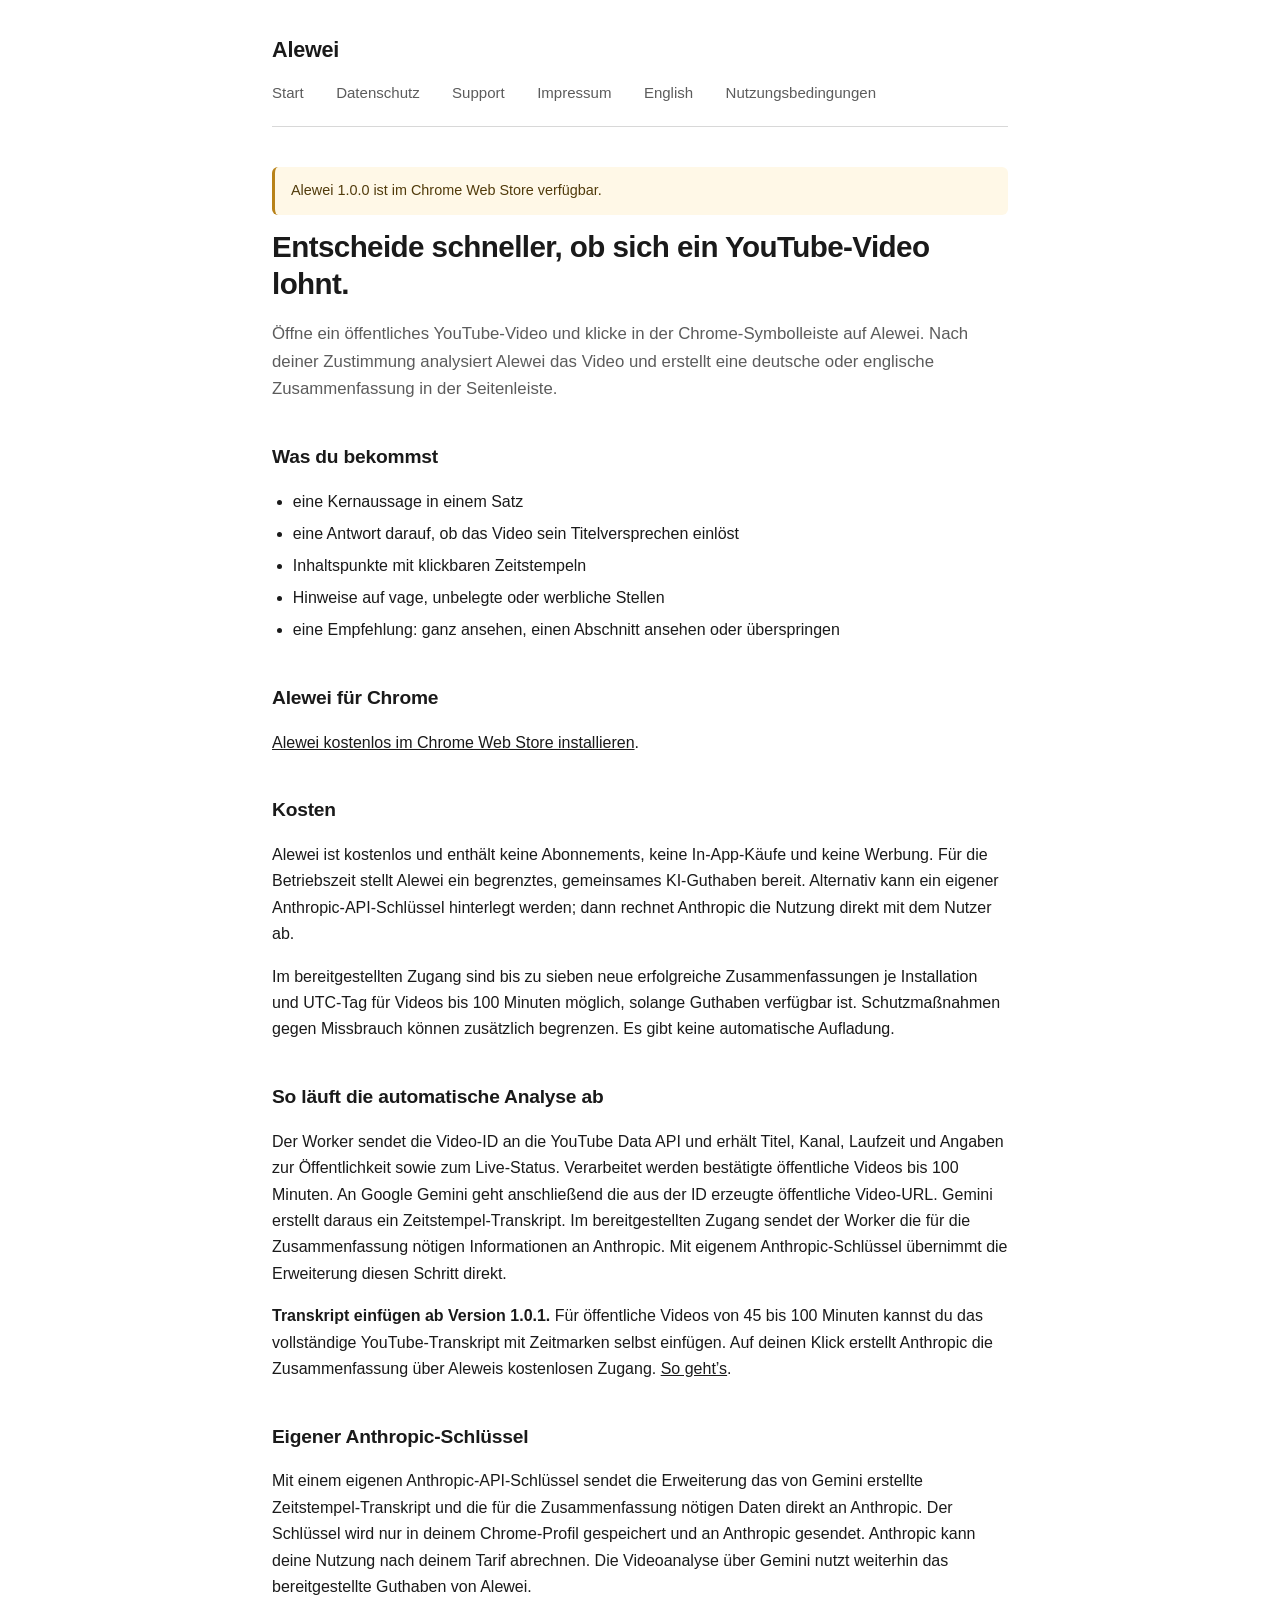
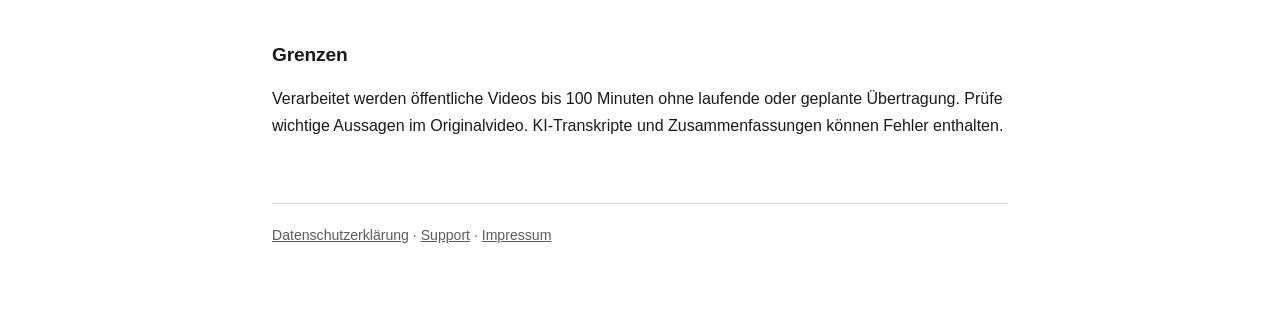
<file: index.html>
<!DOCTYPE html>
<html lang="de">
<head>
<meta charset="utf-8">
<meta name="viewport" content="width=device-width, initial-scale=1">
<title>Alewei — YouTube-Videos zusammenfassen</title>
<meta name="description" content="Alewei fasst öffentliche YouTube-Videos nach deiner Zustimmung auf Deutsch oder Englisch zusammen.">
<link rel="stylesheet" href="style.css">
</head>
<body>
<div class="wrap">
<header>
  <a class="brand" href="/alewei-privacy/">Alewei</a>
  <nav aria-label="Hauptnavigation">
    <a href="/alewei-privacy/">Start</a>
    <a href="/alewei-privacy/privacy/">Datenschutz</a>
    <a href="/alewei-privacy/support/">Support</a>
    <a href="/alewei-privacy/impressum/">Impressum</a>
  <a href="/alewei-privacy/en/" lang="en" hreflang="en">English</a><a href="/alewei-privacy/terms/">Nutzungsbedingungen</a></nav>
</header><p class="release-note">Alewei 1.0.0 ist im Chrome Web Store verfügbar.</p>

<h1>Entscheide schneller, ob sich ein YouTube-Video lohnt.</h1>
<p class="lede">Öffne ein öffentliches YouTube-Video und klicke in der Chrome-Symbolleiste auf Alewei. Nach deiner Zustimmung analysiert Alewei das Video und erstellt eine deutsche oder englische Zusammenfassung in der Seitenleiste.</p>

<h2>Was du bekommst</h2>
<ul>
  <li>eine Kernaussage in einem Satz</li>
  <li>eine Antwort darauf, ob das Video sein Titelversprechen einlöst</li>
  <li>Inhaltspunkte mit klickbaren Zeitstempeln</li>
  <li>Hinweise auf vage, unbelegte oder werbliche Stellen</li>
  <li>eine Empfehlung: ganz ansehen, einen Abschnitt ansehen oder überspringen</li>
</ul>

<h2>Alewei für Chrome</h2>
<p><a href="https://chromewebstore.google.com/detail/nlhgibipneaniabibnnodmfmklbljdec">Alewei kostenlos im Chrome Web Store installieren</a>.</p>

<h2>Kosten</h2>
<p>Alewei ist kostenlos und enthält keine Abonnements, keine In-App-Käufe und
keine Werbung. Für die Betriebszeit stellt Alewei ein begrenztes, gemeinsames
KI-Guthaben bereit. Alternativ kann ein eigener Anthropic-API-Schlüssel
hinterlegt werden; dann rechnet Anthropic die Nutzung direkt mit dem Nutzer ab.</p>
<p>Im bereitgestellten Zugang sind bis zu sieben neue erfolgreiche Zusammenfassungen je Installation und UTC-Tag für Videos bis 100 Minuten möglich, solange Guthaben verfügbar ist. Schutzmaßnahmen gegen Missbrauch können zusätzlich begrenzen. Es gibt keine automatische Aufladung.</p>

<h2>So läuft die automatische Analyse ab</h2>
<p>Der Worker sendet die Video-ID an die YouTube Data API und erhält Titel, Kanal, Laufzeit und Angaben zur Öffentlichkeit sowie zum Live-Status. Verarbeitet werden bestätigte öffentliche Videos bis 100 Minuten. An Google Gemini geht anschließend die aus der ID erzeugte öffentliche Video-URL. Gemini erstellt daraus ein Zeitstempel-Transkript. Im bereitgestellten Zugang sendet der Worker die für die Zusammenfassung nötigen Informationen an Anthropic. Mit eigenem Anthropic-Schlüssel übernimmt die Erweiterung diesen Schritt direkt.</p>

<p><strong>Transkript einfügen ab Version 1.0.1.</strong> Für öffentliche Videos von 45 bis 100 Minuten kannst du das vollständige YouTube-Transkript mit Zeitmarken selbst einfügen. Auf deinen Klick erstellt Anthropic die Zusammenfassung über Aleweis kostenlosen Zugang. <a href="/alewei-privacy/support/#transkript-einfuegen">So geht’s</a>.</p>
<h2>Eigener Anthropic-Schlüssel</h2>
<p>Mit einem eigenen Anthropic-API-Schlüssel sendet die Erweiterung das von Gemini erstellte Zeitstempel-Transkript und die für die Zusammenfassung nötigen Daten direkt an Anthropic. Der Schlüssel wird nur in deinem Chrome-Profil gespeichert und an Anthropic gesendet. Anthropic kann deine Nutzung nach deinem Tarif abrechnen. Die Videoanalyse über Gemini nutzt weiterhin das bereitgestellte Guthaben von Alewei.</p>

<h2>Grenzen</h2>
<p>Verarbeitet werden öffentliche Videos bis 100 Minuten ohne laufende oder geplante Übertragung. Prüfe wichtige Aussagen im Originalvideo. KI-Transkripte und Zusammenfassungen können Fehler enthalten.</p>

<footer>
  <a href="/alewei-privacy/privacy/">Datenschutzerklärung</a> ·
  <a href="/alewei-privacy/support/">Support</a> ·
  <a href="/alewei-privacy/impressum/">Impressum</a>
</footer>
</div>
</body>
</html>
</file>
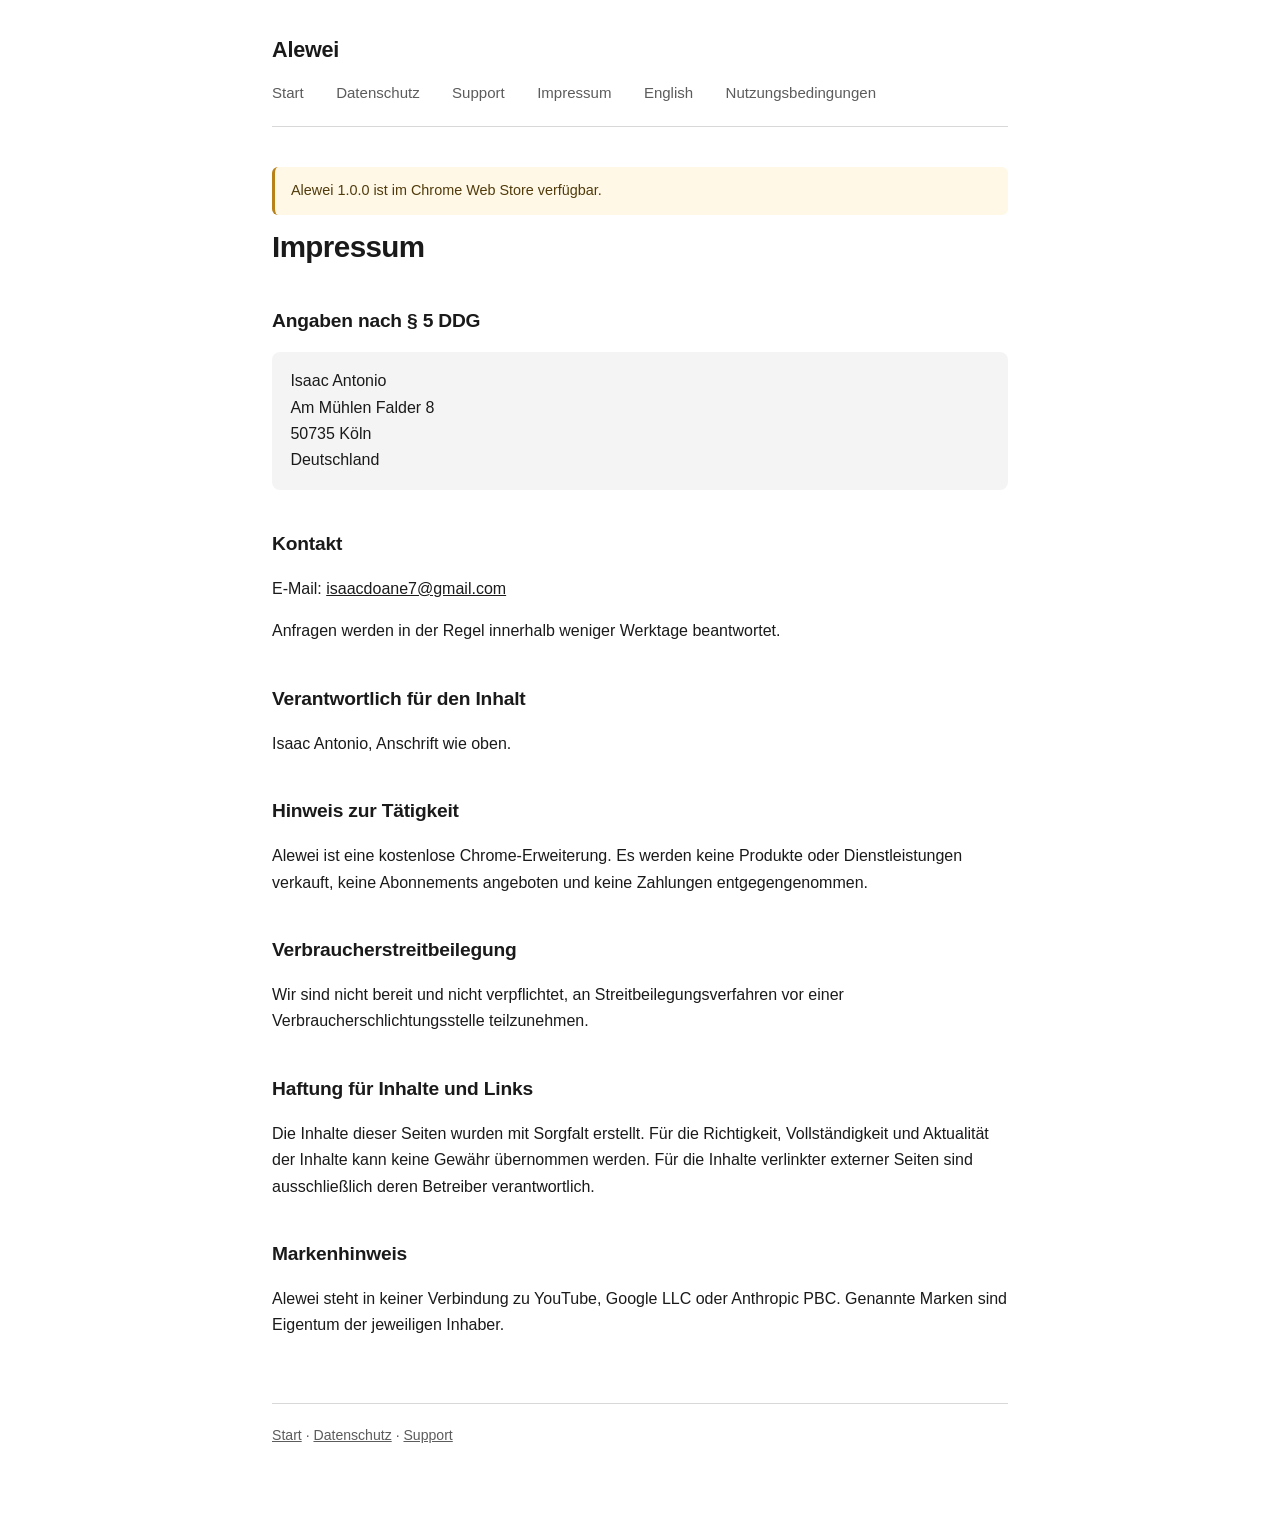
<file: impressum/index.html>
<!DOCTYPE html>
<html lang="de">
<head>
<meta charset="utf-8">
<meta name="viewport" content="width=device-width, initial-scale=1">
<title>Impressum — Alewei</title>
<link rel="stylesheet" href="../style.css">
</head>
<body>
<div class="wrap">
<header>
  <a class="brand" href="/alewei-privacy/">Alewei</a>
  <nav aria-label="Hauptnavigation">
    <a href="/alewei-privacy/">Start</a>
    <a href="/alewei-privacy/privacy/">Datenschutz</a>
    <a href="/alewei-privacy/support/">Support</a>
    <a href="/alewei-privacy/impressum/">Impressum</a>
  <a href="/alewei-privacy/en/impressum/" lang="en" hreflang="en">English</a><a href="/alewei-privacy/terms/">Nutzungsbedingungen</a></nav>
</header><p class="release-note">Alewei 1.0.0 ist im Chrome Web Store verfügbar.</p>

<h1>Impressum</h1>

<h2>Angaben nach § 5 DDG</h2>
<address>
Isaac Antonio<br>
Am Mühlen Falder 8<br>
50735 Köln<br>
Deutschland
</address>

<h2>Kontakt</h2>
<p>E-Mail: <a href="mailto:isaacdoane7@gmail.com">isaacdoane7@gmail.com</a></p>
<p>Anfragen werden in der Regel innerhalb weniger Werktage beantwortet.</p>

<h2>Verantwortlich für den Inhalt</h2>
<p>Isaac Antonio, Anschrift wie oben.</p>

<h2>Hinweis zur Tätigkeit</h2>
<p>Alewei ist eine kostenlose Chrome-Erweiterung. Es werden keine Produkte oder Dienstleistungen verkauft, keine Abonnements angeboten und keine Zahlungen entgegengenommen.</p>

<h2>Verbraucherstreitbeilegung</h2>
<p>Wir sind nicht bereit und nicht verpflichtet, an Streitbeilegungsverfahren
vor einer Verbraucherschlichtungsstelle teilzunehmen.</p>

<h2>Haftung für Inhalte und Links</h2>
<p>Die Inhalte dieser Seiten wurden mit Sorgfalt erstellt. Für die Richtigkeit,
Vollständigkeit und Aktualität der Inhalte kann keine Gewähr übernommen werden.
Für die Inhalte verlinkter externer Seiten sind ausschließlich deren Betreiber
verantwortlich.</p>

<h2>Markenhinweis</h2>
<p>Alewei steht in keiner Verbindung zu YouTube, Google LLC oder Anthropic PBC.
Genannte Marken sind Eigentum der jeweiligen Inhaber.</p>

<footer>
  <a href="/alewei-privacy/">Start</a> ·
  <a href="/alewei-privacy/privacy/">Datenschutz</a> ·
  <a href="/alewei-privacy/support/">Support</a>
</footer>
</div>
</body>
</html>
</file>
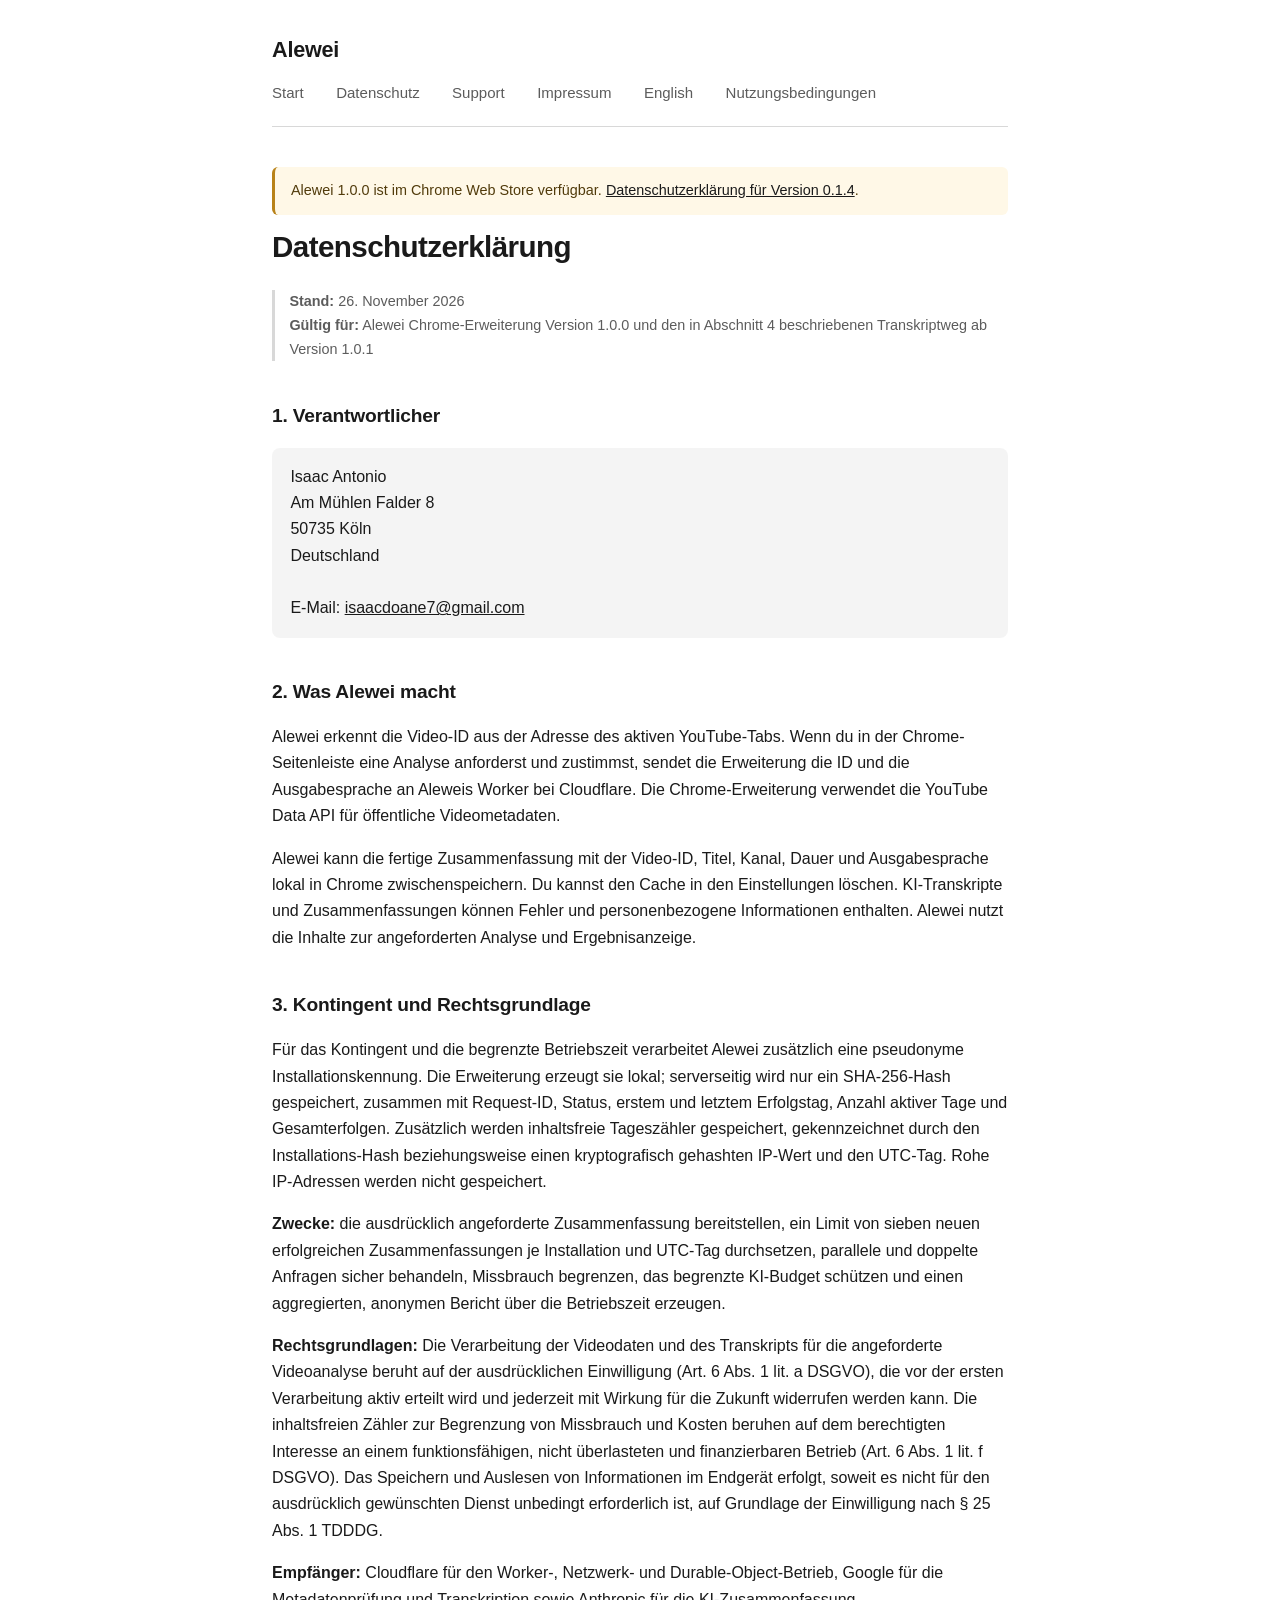
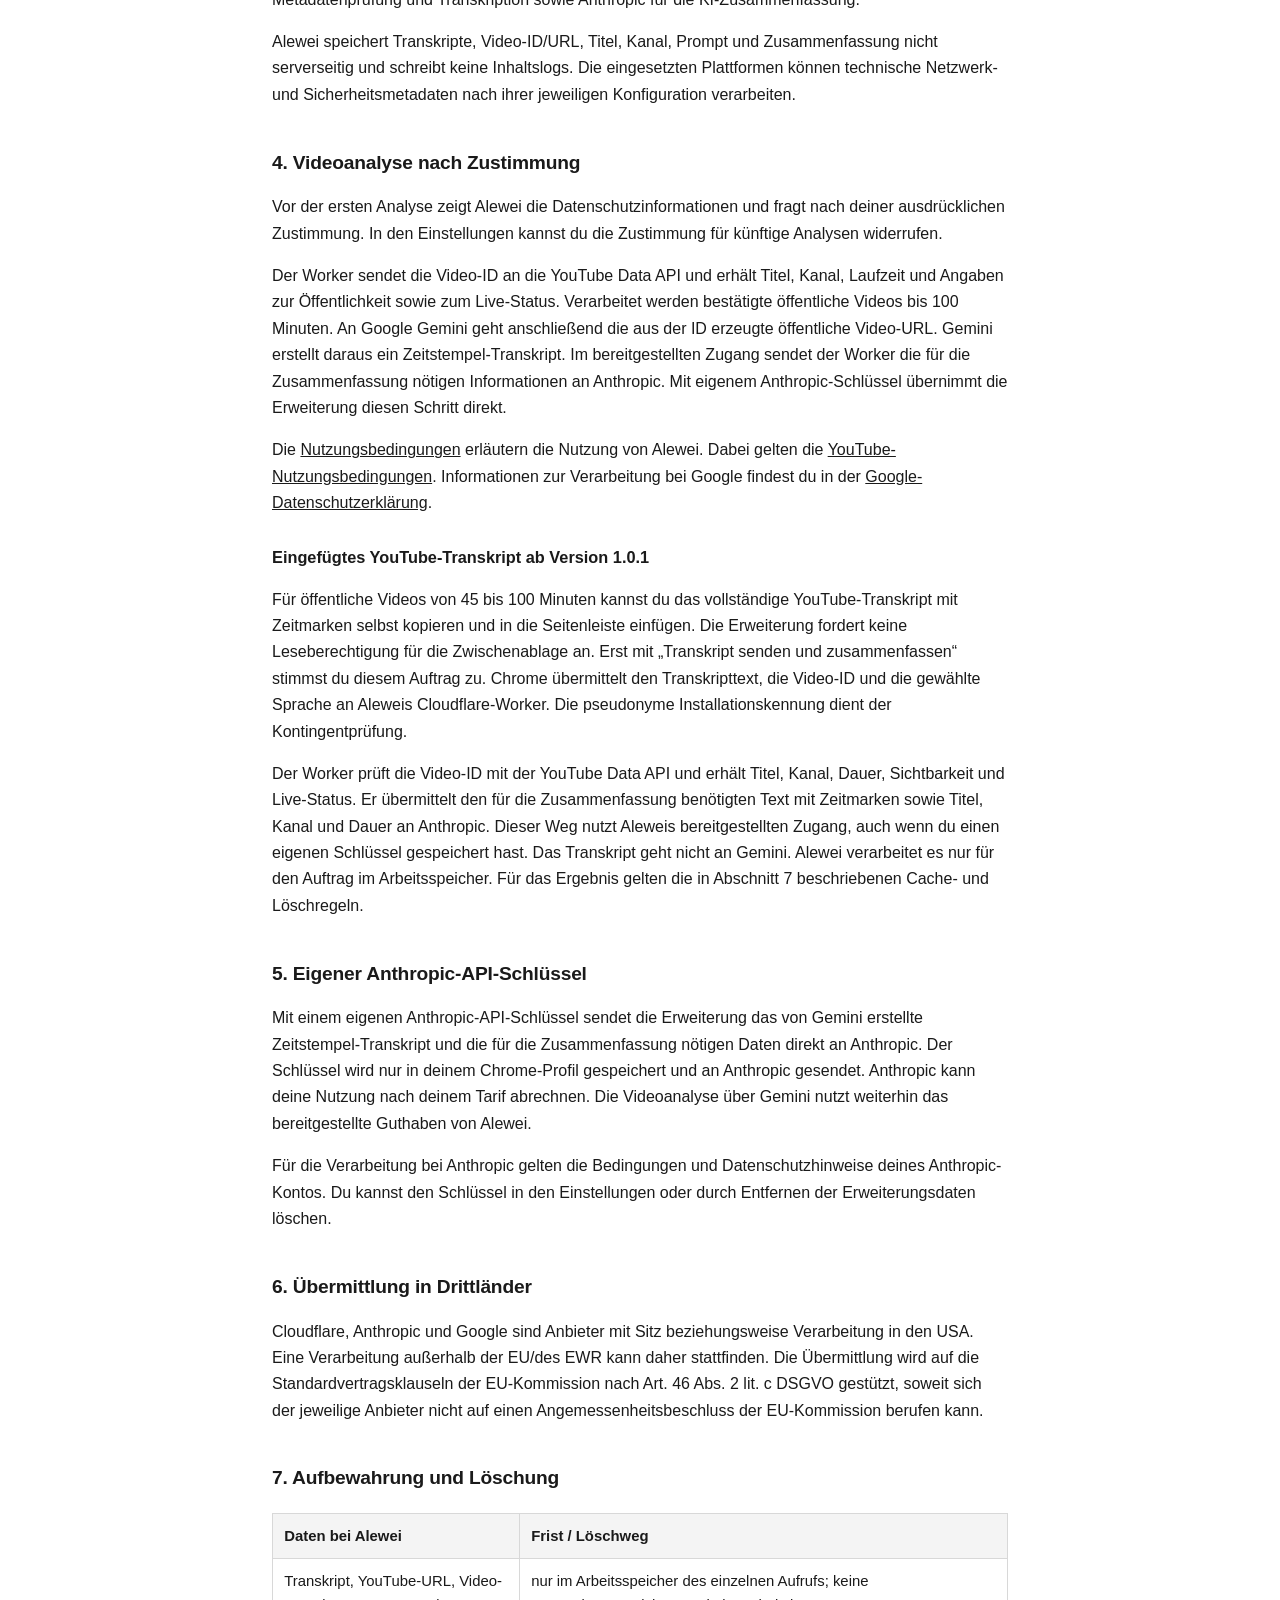
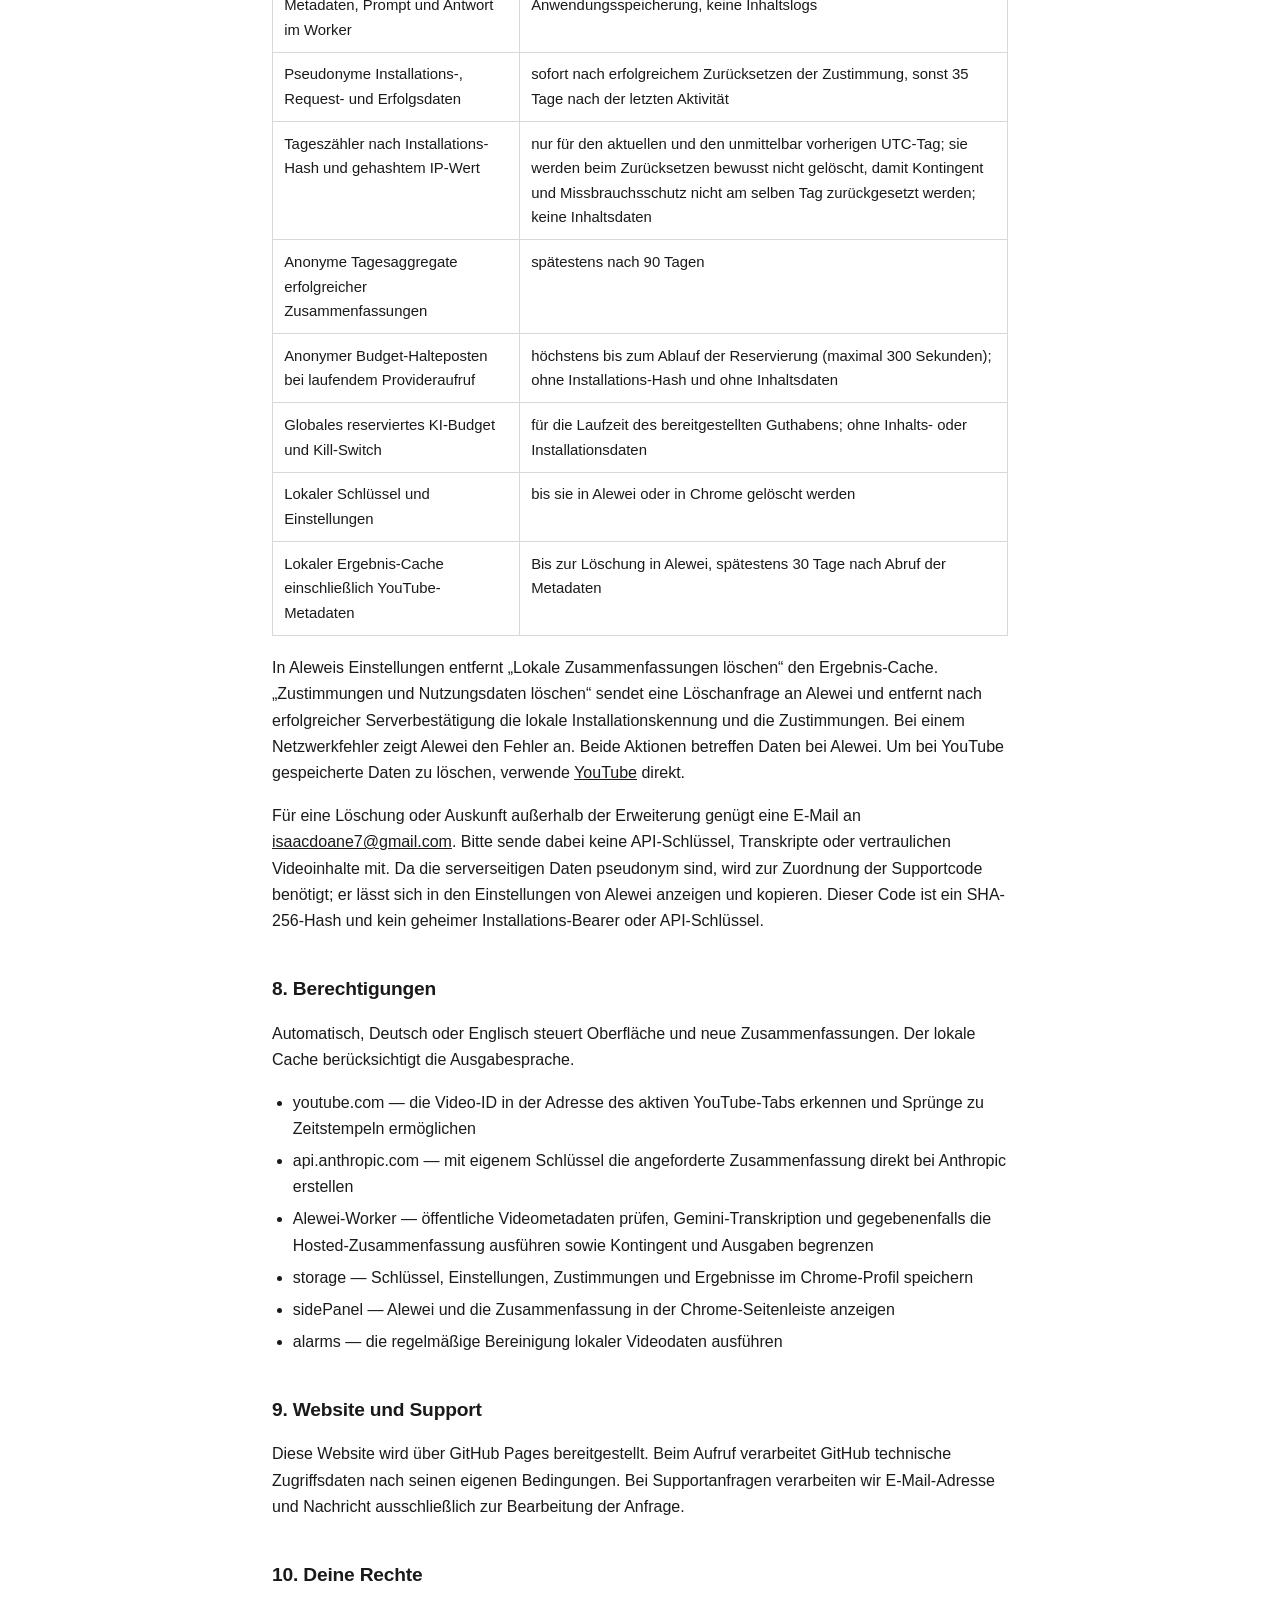
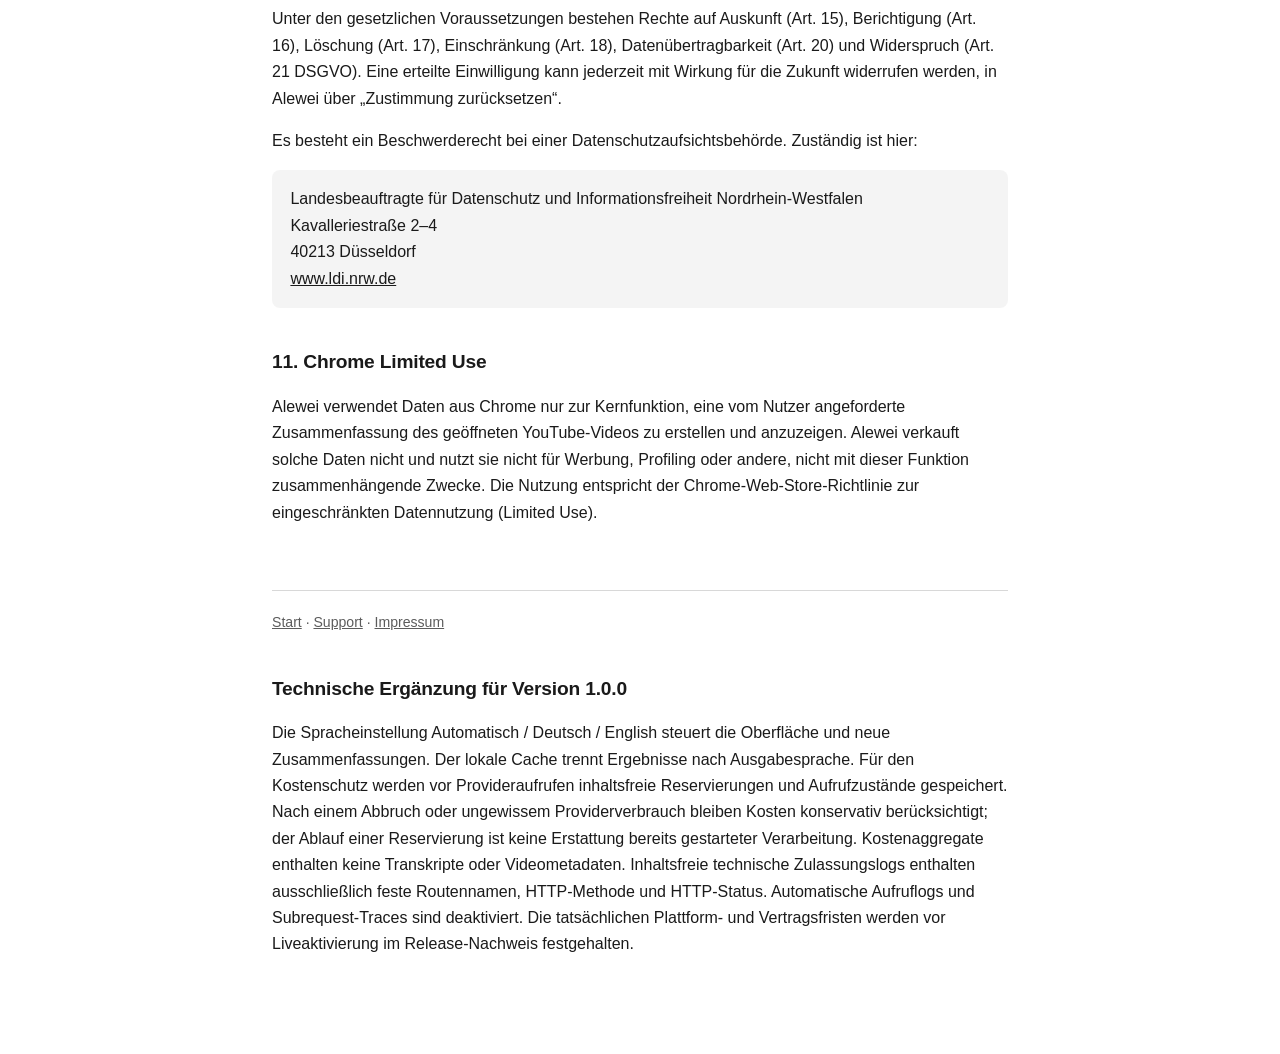
<file: privacy/index.html>
<!DOCTYPE html>
<html lang="de">
<head>
<meta charset="utf-8">
<meta name="viewport" content="width=device-width, initial-scale=1">
<title>Datenschutzerklärung — Alewei</title>
<meta name="description" content="Datenschutzerklärung der Chrome-Erweiterung Alewei: welche Daten wann, wozu und an wen verarbeitet werden.">
<link rel="stylesheet" href="../style.css">
</head>
<body>
<div class="wrap">
<header>
  <a class="brand" href="/alewei-privacy/">Alewei</a>
  <nav aria-label="Hauptnavigation">
    <a href="/alewei-privacy/">Start</a>
    <a href="/alewei-privacy/privacy/">Datenschutz</a>
    <a href="/alewei-privacy/support/">Support</a>
    <a href="/alewei-privacy/impressum/">Impressum</a>
  <a href="/alewei-privacy/en/privacy/" lang="en" hreflang="en">English</a><a href="/alewei-privacy/terms/">Nutzungsbedingungen</a></nav>
</header><p class="release-note">Alewei 1.0.0 ist im Chrome Web Store verfügbar. <a href="/alewei-privacy/privacy/0.1.4/">Datenschutzerklärung für Version 0.1.4</a>.</p>

<h1>Datenschutzerklärung</h1>
<p class="meta"><strong>Stand:</strong> 26. November 2026<br>
<strong>Gültig für:</strong> Alewei Chrome-Erweiterung Version 1.0.0 und den in Abschnitt 4 beschriebenen Transkriptweg ab Version 1.0.1</p>

<h2>1. Verantwortlicher</h2>
<address>
Isaac Antonio<br>
Am Mühlen Falder 8<br>
50735 Köln<br>
Deutschland<br><br>
E-Mail: <a href="mailto:isaacdoane7@gmail.com">isaacdoane7@gmail.com</a>
</address>

<h2>2. Was Alewei macht</h2>
<p>Alewei erkennt die Video-ID aus der Adresse des aktiven YouTube-Tabs. Wenn du in der Chrome-Seitenleiste eine Analyse anforderst und zustimmst, sendet die Erweiterung die ID und die Ausgabesprache an Aleweis Worker bei Cloudflare. Die Chrome-Erweiterung verwendet die YouTube Data API für öffentliche Videometadaten.</p>
<p>Alewei kann die fertige Zusammenfassung mit der Video-ID, Titel, Kanal, Dauer und Ausgabesprache lokal in Chrome zwischenspeichern. Du kannst den Cache in den Einstellungen löschen. KI-Transkripte und Zusammenfassungen können Fehler und personenbezogene Informationen enthalten. Alewei nutzt die Inhalte zur angeforderten Analyse und Ergebnisanzeige.</p>
<h2>3. Kontingent und Rechtsgrundlage</h2>
<p>Für das Kontingent und die begrenzte Betriebszeit verarbeitet Alewei zusätzlich
eine pseudonyme Installationskennung. Die Erweiterung erzeugt sie lokal;
serverseitig wird nur ein SHA-256-Hash gespeichert, zusammen mit Request-ID,
Status, erstem und letztem Erfolgstag, Anzahl aktiver Tage und Gesamterfolgen.
Zusätzlich werden inhaltsfreie Tageszähler gespeichert, gekennzeichnet durch
den Installations-Hash beziehungsweise einen kryptografisch gehashten IP-Wert
und den UTC-Tag. Rohe IP-Adressen werden nicht gespeichert.</p>
<p><strong>Zwecke:</strong> die ausdrücklich angeforderte Zusammenfassung
bereitstellen, ein Limit von sieben neuen erfolgreichen Zusammenfassungen je
Installation und UTC-Tag durchsetzen, parallele und doppelte Anfragen sicher
behandeln, Missbrauch begrenzen, das begrenzte KI-Budget schützen und einen
aggregierten, anonymen Bericht über die Betriebszeit erzeugen.</p>
<p><strong>Rechtsgrundlagen:</strong> Die Verarbeitung der Videodaten und des
Transkripts für die angeforderte Videoanalyse beruht auf der ausdrücklichen Einwilligung
(Art. 6 Abs. 1 lit. a DSGVO), die vor der ersten Verarbeitung aktiv erteilt wird
und jederzeit mit Wirkung für die Zukunft widerrufen werden kann. Die
inhaltsfreien Zähler zur Begrenzung von Missbrauch und Kosten beruhen auf dem
berechtigten Interesse an einem funktionsfähigen, nicht überlasteten und
finanzierbaren Betrieb (Art. 6 Abs. 1 lit. f DSGVO). Das Speichern und
Auslesen von Informationen im Endgerät erfolgt, soweit es nicht für den
ausdrücklich gewünschten Dienst unbedingt erforderlich ist, auf Grundlage der
Einwilligung nach § 25 Abs. 1 TDDDG.</p>
<p><strong>Empfänger:</strong> Cloudflare für den Worker-, Netzwerk- und
Durable-Object-Betrieb, Google für die Metadatenprüfung und Transkription sowie Anthropic für die KI-Zusammenfassung.</p>
<p>Alewei speichert Transkripte, Video-ID/URL, Titel, Kanal, Prompt und
Zusammenfassung nicht serverseitig und schreibt keine Inhaltslogs. Die
eingesetzten Plattformen können technische Netzwerk- und Sicherheitsmetadaten
nach ihrer jeweiligen Konfiguration verarbeiten.</p>

<h2>4. Videoanalyse nach Zustimmung</h2>
<p>Vor der ersten Analyse zeigt Alewei die Datenschutzinformationen und fragt nach deiner ausdrücklichen Zustimmung. In den Einstellungen kannst du die Zustimmung für künftige Analysen widerrufen.</p>
<p>Der Worker sendet die Video-ID an die YouTube Data API und erhält Titel, Kanal, Laufzeit und Angaben zur Öffentlichkeit sowie zum Live-Status. Verarbeitet werden bestätigte öffentliche Videos bis 100 Minuten. An Google Gemini geht anschließend die aus der ID erzeugte öffentliche Video-URL. Gemini erstellt daraus ein Zeitstempel-Transkript. Im bereitgestellten Zugang sendet der Worker die für die Zusammenfassung nötigen Informationen an Anthropic. Mit eigenem Anthropic-Schlüssel übernimmt die Erweiterung diesen Schritt direkt.</p>
<p>Die <a href="/alewei-privacy/terms/">Nutzungsbedingungen</a> erläutern die Nutzung von Alewei. Dabei gelten die <a href="https://www.youtube.com/t/terms">YouTube-Nutzungsbedingungen</a>. Informationen zur Verarbeitung bei Google findest du in der <a href="https://policies.google.com/privacy">Google-Datenschutzerklärung</a>.</p>
<h3 id="transkript-einfuegen">Eingefügtes YouTube-Transkript ab Version 1.0.1</h3>
<p>Für öffentliche Videos von 45 bis 100 Minuten kannst du das vollständige YouTube-Transkript mit Zeitmarken selbst kopieren und in die Seitenleiste einfügen. Die Erweiterung fordert keine Leseberechtigung für die Zwischenablage an. Erst mit „Transkript senden und zusammenfassen“ stimmst du diesem Auftrag zu. Chrome übermittelt den Transkripttext, die Video-ID und die gewählte Sprache an Aleweis Cloudflare-Worker. Die pseudonyme Installationskennung dient der Kontingentprüfung.</p>
<p>Der Worker prüft die Video-ID mit der YouTube Data API und erhält Titel, Kanal, Dauer, Sichtbarkeit und Live-Status. Er übermittelt den für die Zusammenfassung benötigten Text mit Zeitmarken sowie Titel, Kanal und Dauer an Anthropic. Dieser Weg nutzt Aleweis bereitgestellten Zugang, auch wenn du einen eigenen Schlüssel gespeichert hast. Das Transkript geht nicht an Gemini. Alewei verarbeitet es nur für den Auftrag im Arbeitsspeicher. Für das Ergebnis gelten die in Abschnitt 7 beschriebenen Cache- und Löschregeln.</p>
<h2>5. Eigener Anthropic-API-Schlüssel</h2>
<p>Mit einem eigenen Anthropic-API-Schlüssel sendet die Erweiterung das von Gemini erstellte Zeitstempel-Transkript und die für die Zusammenfassung nötigen Daten direkt an Anthropic. Der Schlüssel wird nur in deinem Chrome-Profil gespeichert und an Anthropic gesendet. Anthropic kann deine Nutzung nach deinem Tarif abrechnen. Die Videoanalyse über Gemini nutzt weiterhin das bereitgestellte Guthaben von Alewei.</p>
<p>Für die Verarbeitung bei Anthropic gelten die Bedingungen und Datenschutzhinweise deines Anthropic-Kontos. Du kannst den Schlüssel in den Einstellungen oder durch Entfernen der Erweiterungsdaten löschen.</p>
<h2>6. Übermittlung in Drittländer</h2>
<p>Cloudflare, Anthropic und Google sind Anbieter mit Sitz beziehungsweise
Verarbeitung in den USA. Eine Verarbeitung außerhalb der EU/des EWR kann daher
stattfinden. Die Übermittlung wird auf die Standardvertragsklauseln der
EU-Kommission nach Art. 46 Abs. 2 lit. c DSGVO gestützt, soweit sich der
jeweilige Anbieter nicht auf einen Angemessenheitsbeschluss der EU-Kommission
berufen kann.</p>

<h2>7. Aufbewahrung und Löschung</h2>
<table>
<tr><th>Daten bei Alewei</th><th>Frist / Löschweg</th></tr>
<tr><td>Transkript, YouTube-URL, Video-Metadaten, Prompt und Antwort im Worker</td><td>nur im Arbeitsspeicher des einzelnen Aufrufs; keine Anwendungsspeicherung, keine Inhaltslogs</td></tr>
<tr><td>Pseudonyme Installations-, Request- und Erfolgsdaten</td><td>sofort nach erfolgreichem Zurücksetzen der Zustimmung, sonst 35 Tage nach der letzten Aktivität</td></tr>
<tr><td>Tageszähler nach Installations-Hash und gehashtem IP-Wert</td><td>nur für den aktuellen und den unmittelbar vorherigen UTC-Tag; sie werden beim Zurücksetzen bewusst nicht gelöscht, damit Kontingent und Missbrauchsschutz nicht am selben Tag zurückgesetzt werden; keine Inhaltsdaten</td></tr>
<tr><td>Anonyme Tagesaggregate erfolgreicher Zusammenfassungen</td><td>spätestens nach 90 Tagen</td></tr>
<tr><td>Anonymer Budget-Halteposten bei laufendem Providerauf­ruf</td><td>höchstens bis zum Ablauf der Reservierung (maximal 300 Sekunden); ohne Installations-Hash und ohne Inhaltsdaten</td></tr>
<tr><td>Globales reserviertes KI-Budget und Kill-Switch</td><td>für die Laufzeit des bereitgestellten Guthabens; ohne Inhalts- oder Installationsdaten</td></tr>
<tr><td>Lokaler Schlüssel und Einstellungen</td><td>bis sie in Alewei oder in Chrome gelöscht werden</td></tr>
<tr><td>Lokaler Ergebnis-Cache einschließlich YouTube-Metadaten</td><td>Bis zur Löschung in Alewei, spätestens 30 Tage nach Abruf der Metadaten</td></tr>
</table>
<p>In Aleweis Einstellungen entfernt „Lokale Zusammenfassungen löschen“ den
Ergebnis-Cache. „Zustimmungen und Nutzungsdaten löschen“ sendet eine Löschanfrage
an Alewei und entfernt nach erfolgreicher Serverbestätigung die lokale
Installationskennung und die Zustimmungen. Bei einem Netzwerkfehler zeigt Alewei
den Fehler an. Beide Aktionen betreffen Daten bei Alewei. Um bei YouTube
gespeicherte Daten zu löschen, verwende <a href="https://www.youtube.com/">YouTube</a> direkt.</p>
<p>Für eine Löschung oder Auskunft außerhalb der Erweiterung genügt eine
E-Mail an <a href="mailto:isaacdoane7@gmail.com">isaacdoane7@gmail.com</a>.
Bitte sende dabei keine API-Schlüssel, Transkripte oder vertraulichen
Videoinhalte mit. Da die serverseitigen Daten pseudonym sind, wird zur Zuordnung
der Supportcode benötigt; er lässt sich in den Einstellungen von Alewei anzeigen und kopieren. Dieser Code ist ein SHA-256-Hash und kein geheimer Installations-Bearer oder API-Schlüssel.</p>

<h2>8. Berechtigungen</h2>
<p>Automatisch, Deutsch oder Englisch steuert Oberfläche und neue Zusammenfassungen. Der lokale Cache berücksichtigt die Ausgabesprache.</p>
<ul><li>youtube.com — die Video-ID in der Adresse des aktiven YouTube-Tabs erkennen und Sprünge zu Zeitstempeln ermöglichen</li><li>api.anthropic.com — mit eigenem Schlüssel die angeforderte Zusammenfassung direkt bei Anthropic erstellen</li><li>Alewei-Worker — öffentliche Videometadaten prüfen, Gemini-Transkription und gegebenenfalls die Hosted-Zusammenfassung ausführen sowie Kontingent und Ausgaben begrenzen</li><li>storage — Schlüssel, Einstellungen, Zustimmungen und Ergebnisse im Chrome-Profil speichern</li><li>sidePanel — Alewei und die Zusammenfassung in der Chrome-Seitenleiste anzeigen</li><li>alarms — die regelmäßige Bereinigung lokaler Videodaten ausführen</li></ul>
<h2>9. Website und Support</h2>
<p>Diese Website wird über GitHub Pages bereitgestellt. Beim Aufruf verarbeitet
GitHub technische Zugriffsdaten nach seinen eigenen Bedingungen. Bei
Supportanfragen verarbeiten wir E-Mail-Adresse und Nachricht ausschließlich zur
Bearbeitung der Anfrage.</p>

<h2>10. Deine Rechte</h2>
<p>Unter den gesetzlichen Voraussetzungen bestehen Rechte auf Auskunft
(Art. 15), Berichtigung (Art. 16), Löschung (Art. 17), Einschränkung (Art. 18),
Datenübertragbarkeit (Art. 20) und Widerspruch (Art. 21 DSGVO). Eine erteilte
Einwilligung kann jederzeit mit Wirkung für die Zukunft widerrufen werden,
in Alewei über „Zustimmung zurücksetzen“.</p>
<p>Es besteht ein Beschwerderecht bei einer Datenschutzaufsichtsbehörde.
Zuständig ist hier:</p>
<address>
Landesbeauftragte für Datenschutz und Informationsfreiheit Nordrhein-Westfalen<br>
Kavalleriestraße 2–4<br>
40213 Düsseldorf<br>
<a href="https://www.ldi.nrw.de/">www.ldi.nrw.de</a>
</address>

<h2>11. Chrome Limited Use</h2>
<p>Alewei verwendet Daten aus Chrome nur zur Kernfunktion, eine vom Nutzer
angeforderte Zusammenfassung des geöffneten YouTube-Videos zu erstellen und
anzuzeigen. Alewei verkauft solche Daten nicht und nutzt sie nicht für Werbung,
Profiling oder andere, nicht mit dieser Funktion zusammenhängende Zwecke. Die
Nutzung entspricht der Chrome-Web-Store-Richtlinie zur eingeschränkten
Datennutzung (Limited Use).</p>

<footer>
  <a href="/alewei-privacy/">Start</a> ·
  <a href="/alewei-privacy/support/">Support</a> ·
  <a href="/alewei-privacy/impressum/">Impressum</a>
</footer>
</div>
<section class="wrap"><h2>Technische Ergänzung für Version 1.0.0</h2><p>Die Spracheinstellung Automatisch / Deutsch / English steuert die Oberfläche und neue Zusammenfassungen. Der lokale Cache trennt Ergebnisse nach Ausgabesprache. Für den Kostenschutz werden vor Provideraufrufen inhaltsfreie Reservierungen und Aufrufzustände gespeichert. Nach einem Abbruch oder ungewissem Providerverbrauch bleiben Kosten konservativ berücksichtigt; der Ablauf einer Reservierung ist keine Erstattung bereits gestarteter Verarbeitung. Kostenaggregate enthalten keine Transkripte oder Videometadaten. Inhaltsfreie technische Zulassungslogs enthalten ausschließlich feste Routennamen, HTTP-Methode und HTTP-Status. Automatische Aufruflogs und Subrequest-Traces sind deaktiviert. Die tatsächlichen Plattform- und Vertragsfristen werden vor Liveaktivierung im Release-Nachweis festgehalten.</p></section></body>
</html>
</file>
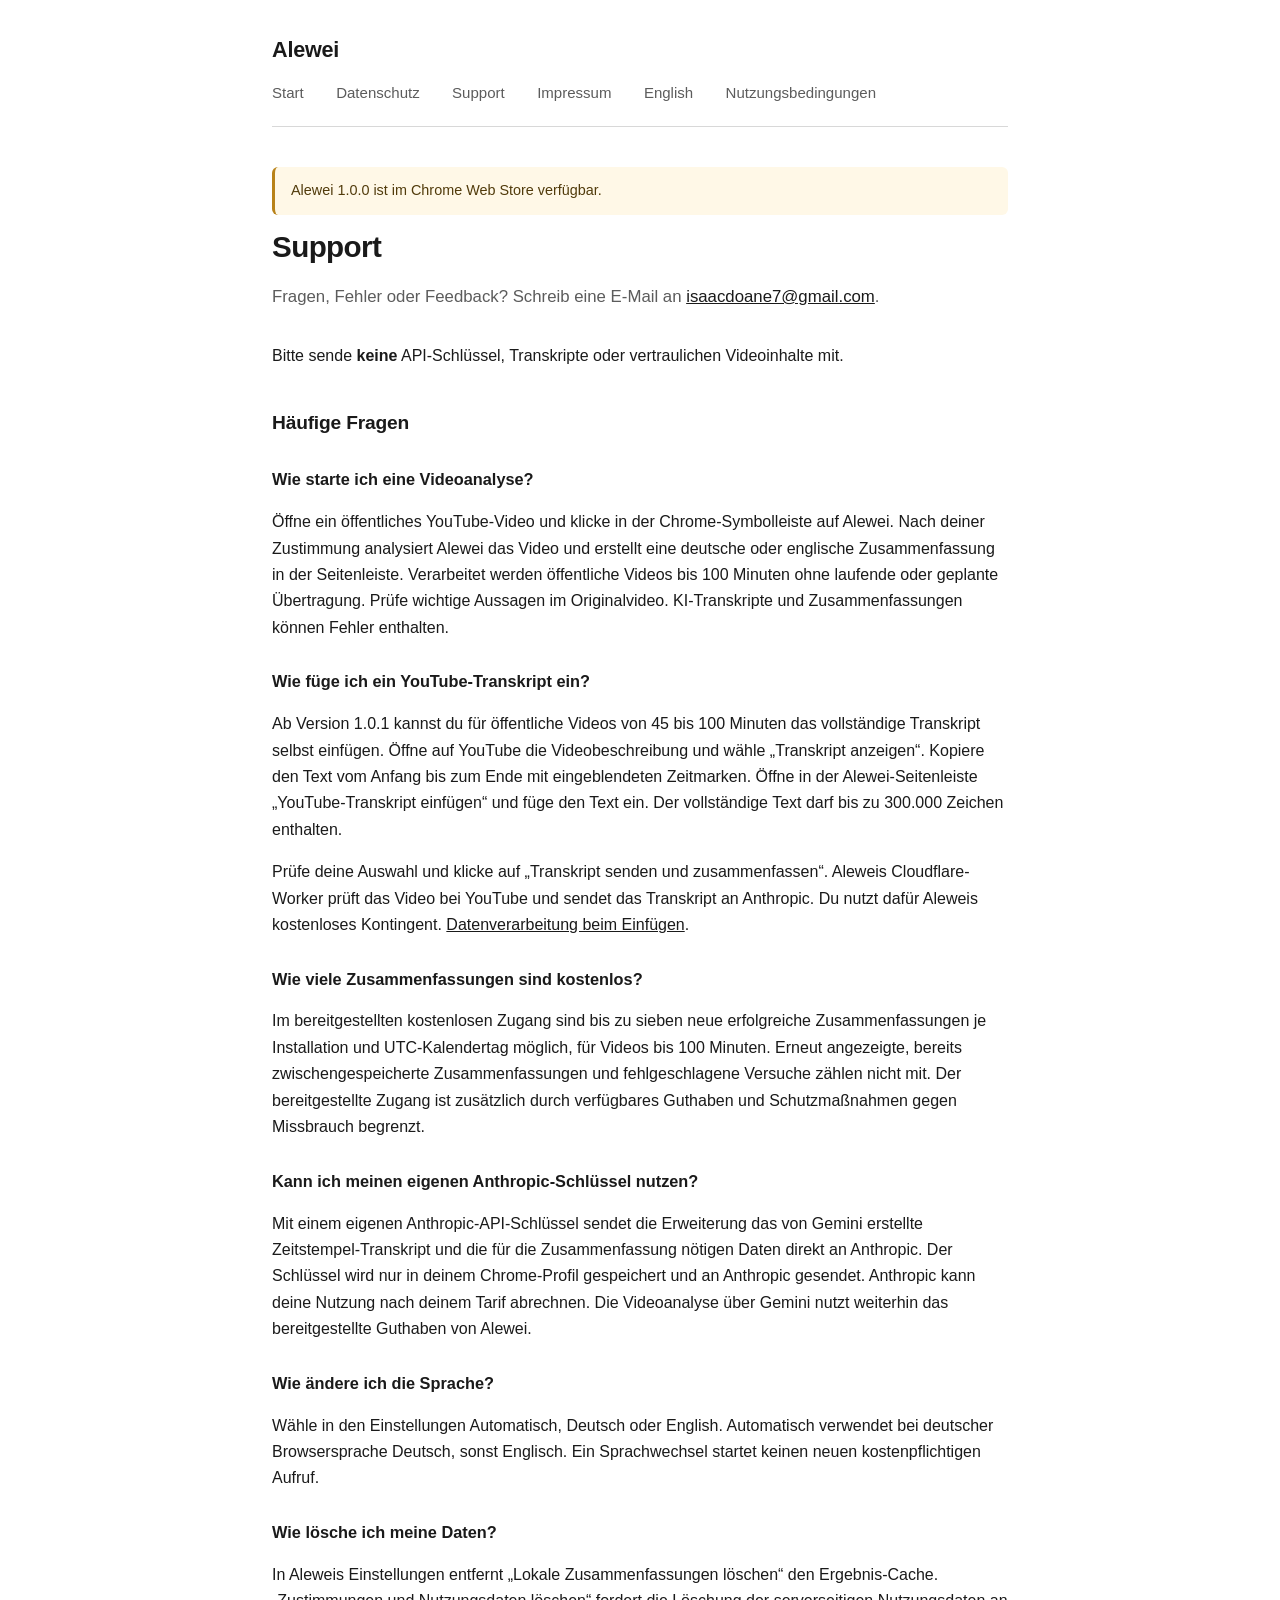
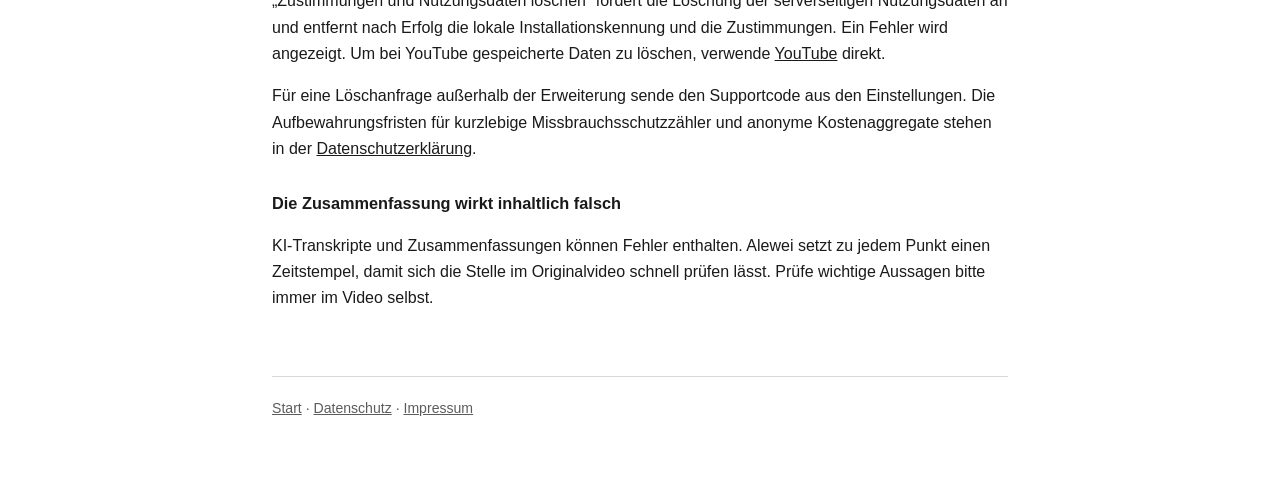
<file: support/index.html>
<!DOCTYPE html>
<html lang="de">
<head>
<meta charset="utf-8">
<meta name="viewport" content="width=device-width, initial-scale=1">
<title>Support — Alewei</title>
<meta name="description" content="Hilfe und Kontakt für die Chrome-Erweiterung Alewei.">
<link rel="stylesheet" href="../style.css">
</head>
<body>
<div class="wrap">
<header>
  <a class="brand" href="/alewei-privacy/">Alewei</a>
  <nav aria-label="Hauptnavigation">
    <a href="/alewei-privacy/">Start</a>
    <a href="/alewei-privacy/privacy/">Datenschutz</a>
    <a href="/alewei-privacy/support/">Support</a>
    <a href="/alewei-privacy/impressum/">Impressum</a>
  <a href="/alewei-privacy/en/support/" lang="en" hreflang="en">English</a><a href="/alewei-privacy/terms/">Nutzungsbedingungen</a></nav>
</header><p class="release-note">Alewei 1.0.0 ist im Chrome Web Store verfügbar.</p>

<h1>Support</h1>
<p class="lede">Fragen, Fehler oder Feedback? Schreib eine E-Mail an
<a href="mailto:isaacdoane7@gmail.com">isaacdoane7@gmail.com</a>.</p>
<p>Bitte sende <strong>keine</strong> API-Schlüssel, Transkripte oder
vertraulichen Videoinhalte mit.</p>

<h2>Häufige Fragen</h2>

<h3>Wie starte ich eine Videoanalyse?</h3>
<p>Öffne ein öffentliches YouTube-Video und klicke in der Chrome-Symbolleiste auf Alewei. Nach deiner Zustimmung analysiert Alewei das Video und erstellt eine deutsche oder englische Zusammenfassung in der Seitenleiste. Verarbeitet werden öffentliche Videos bis 100 Minuten ohne laufende oder geplante Übertragung. Prüfe wichtige Aussagen im Originalvideo. KI-Transkripte und Zusammenfassungen können Fehler enthalten.</p>

<h3 id="transkript-einfuegen">Wie füge ich ein YouTube-Transkript ein?</h3>
<p>Ab Version 1.0.1 kannst du für öffentliche Videos von 45 bis 100 Minuten das vollständige Transkript selbst einfügen. Öffne auf YouTube die Videobeschreibung und wähle „Transkript anzeigen“. Kopiere den Text vom Anfang bis zum Ende mit eingeblendeten Zeitmarken. Öffne in der Alewei-Seitenleiste „YouTube-Transkript einfügen“ und füge den Text ein. Der vollständige Text darf bis zu 300.000 Zeichen enthalten.</p>
<p>Prüfe deine Auswahl und klicke auf „Transkript senden und zusammenfassen“. Aleweis Cloudflare-Worker prüft das Video bei YouTube und sendet das Transkript an Anthropic. Du nutzt dafür Aleweis kostenloses Kontingent. <a href="/alewei-privacy/privacy/#transkript-einfuegen">Datenverarbeitung beim Einfügen</a>.</p>
<h3>Wie viele Zusammenfassungen sind kostenlos?</h3>
<p>Im bereitgestellten kostenlosen Zugang sind bis zu sieben neue erfolgreiche Zusammenfassungen je
Installation und UTC-Kalendertag möglich, für Videos bis 100 Minuten. Erneut
angezeigte, bereits zwischengespeicherte Zusammenfassungen und fehlgeschlagene
Versuche zählen nicht mit. Der bereitgestellte Zugang ist zusätzlich durch verfügbares Guthaben und Schutzmaßnahmen gegen Missbrauch begrenzt.</p>

<h3>Kann ich meinen eigenen Anthropic-Schlüssel nutzen?</h3>
<p>Mit einem eigenen Anthropic-API-Schlüssel sendet die Erweiterung das von Gemini erstellte Zeitstempel-Transkript und die für die Zusammenfassung nötigen Daten direkt an Anthropic. Der Schlüssel wird nur in deinem Chrome-Profil gespeichert und an Anthropic gesendet. Anthropic kann deine Nutzung nach deinem Tarif abrechnen. Die Videoanalyse über Gemini nutzt weiterhin das bereitgestellte Guthaben von Alewei.</p>

<h3>Wie ändere ich die Sprache?</h3>
<p>Wähle in den Einstellungen Automatisch, Deutsch oder English. Automatisch verwendet bei deutscher Browsersprache Deutsch, sonst Englisch. Ein Sprachwechsel startet keinen neuen kostenpflichtigen Aufruf.</p>

<h3>Wie lösche ich meine Daten?</h3>
<p>In Aleweis Einstellungen entfernt „Lokale Zusammenfassungen löschen“ den
Ergebnis-Cache. „Zustimmungen und Nutzungsdaten löschen“ fordert die Löschung der
serverseitigen Nutzungsdaten an und entfernt nach Erfolg die lokale
Installationskennung und die Zustimmungen. Ein Fehler wird angezeigt. Um bei
YouTube gespeicherte Daten zu löschen, verwende <a href="https://www.youtube.com/">YouTube</a> direkt.</p>
<p>Für eine Löschanfrage außerhalb der Erweiterung sende den Supportcode aus den
Einstellungen. Die Aufbewahrungsfristen für kurzlebige Missbrauchsschutzzähler
und anonyme Kostenaggregate stehen in der
<a href="/alewei-privacy/privacy/">Datenschutzerklärung</a>.</p>

<h3>Die Zusammenfassung wirkt inhaltlich falsch</h3>
<p>KI-Transkripte und Zusammenfassungen können Fehler enthalten. Alewei
setzt zu jedem Punkt einen Zeitstempel, damit sich die Stelle im Originalvideo
schnell prüfen lässt. Prüfe wichtige Aussagen bitte immer im Video selbst.</p>

<footer>
  <a href="/alewei-privacy/">Start</a> ·
  <a href="/alewei-privacy/privacy/">Datenschutz</a> ·
  <a href="/alewei-privacy/impressum/">Impressum</a>
</footer>
</div>
</body>
</html>
</file>
<file: style.css>
:root {
  color-scheme: light dark;
  --bg: #ffffff;
  --fg: #1a1a1a;
  --muted: #5c5c5c;
  --line: #d8d8d8;
  --accent: #2b2b2b;
}

@media (prefers-color-scheme: dark) {
  :root {
    --bg: #131313;
    --fg: #ededed;
    --muted: #a3a3a3;
    --line: #333333;
    --accent: #ededed;
  }
}

* { box-sizing: border-box; }

body {
  margin: 0;
  padding: 0 1.25rem 5rem;
  background: var(--bg);
  color: var(--fg);
  font: 16px/1.65 -apple-system, BlinkMacSystemFont, "Segoe UI", Roboto, Helvetica, Arial, sans-serif;
  -webkit-text-size-adjust: 100%;
}

.wrap { max-width: 46rem; margin: 0 auto; }

header {
  border-bottom: 1px solid var(--line);
  margin-bottom: 2.5rem;
  padding: 2rem 0 1.25rem;
}

header a.brand {
  font-size: 1.35rem;
  font-weight: 650;
  color: var(--fg);
  text-decoration: none;
  letter-spacing: -0.01em;
}

nav { margin-top: 0.85rem; }

nav a {
  color: var(--muted);
  text-decoration: none;
  margin-right: 1.15rem;
  font-size: 0.94rem;
}

nav a:hover, nav a:focus { color: var(--fg); text-decoration: underline; }

h1 { font-size: 1.85rem; line-height: 1.25; letter-spacing: -0.02em; margin: 0 0 0.6rem; }
h2 { font-size: 1.2rem; margin: 2.4rem 0 0.7rem; letter-spacing: -0.01em; }
h3 { font-size: 1.02rem; margin: 1.7rem 0 0.5rem; }

p, li { color: var(--fg); }

a { color: var(--fg); }

.lede { color: var(--muted); font-size: 1.05rem; margin-bottom: 2rem; }

.meta {
  color: var(--muted);
  font-size: 0.9rem;
  border-left: 3px solid var(--line);
  padding-left: 0.9rem;
  margin: 1.5rem 0 2rem;
}

address {
  font-style: normal;
  background: rgba(128, 128, 128, 0.09);
  border-radius: 8px;
  padding: 1rem 1.15rem;
  margin: 1rem 0;
}

table {
  border-collapse: collapse;
  width: 100%;
  margin: 1.2rem 0;
  font-size: 0.93rem;
  display: block;
  overflow-x: auto;
}

th, td {
  border: 1px solid var(--line);
  padding: 0.6rem 0.7rem;
  text-align: left;
  vertical-align: top;
}

th { background: rgba(128, 128, 128, 0.09); font-weight: 600; }

code {
  font-family: ui-monospace, SFMono-Regular, Menlo, monospace;
  font-size: 0.9em;
  background: rgba(128, 128, 128, 0.13);
  border-radius: 4px;
  padding: 0.1em 0.35em;
}

ul { padding-left: 1.3rem; }
li { margin: 0.35rem 0; }

footer {
  border-top: 1px solid var(--line);
  margin-top: 4rem;
  padding-top: 1.25rem;
  color: var(--muted);
  font-size: 0.88rem;
}

footer a { color: var(--muted); }

.release-note{padding:12px 16px;border-left:3px solid #b88219;background:#fff8e7;color:#513b0b;border-radius:6px;font-size:.9rem}nav{display:flex;gap:14px;flex-wrap:wrap}
</file>
